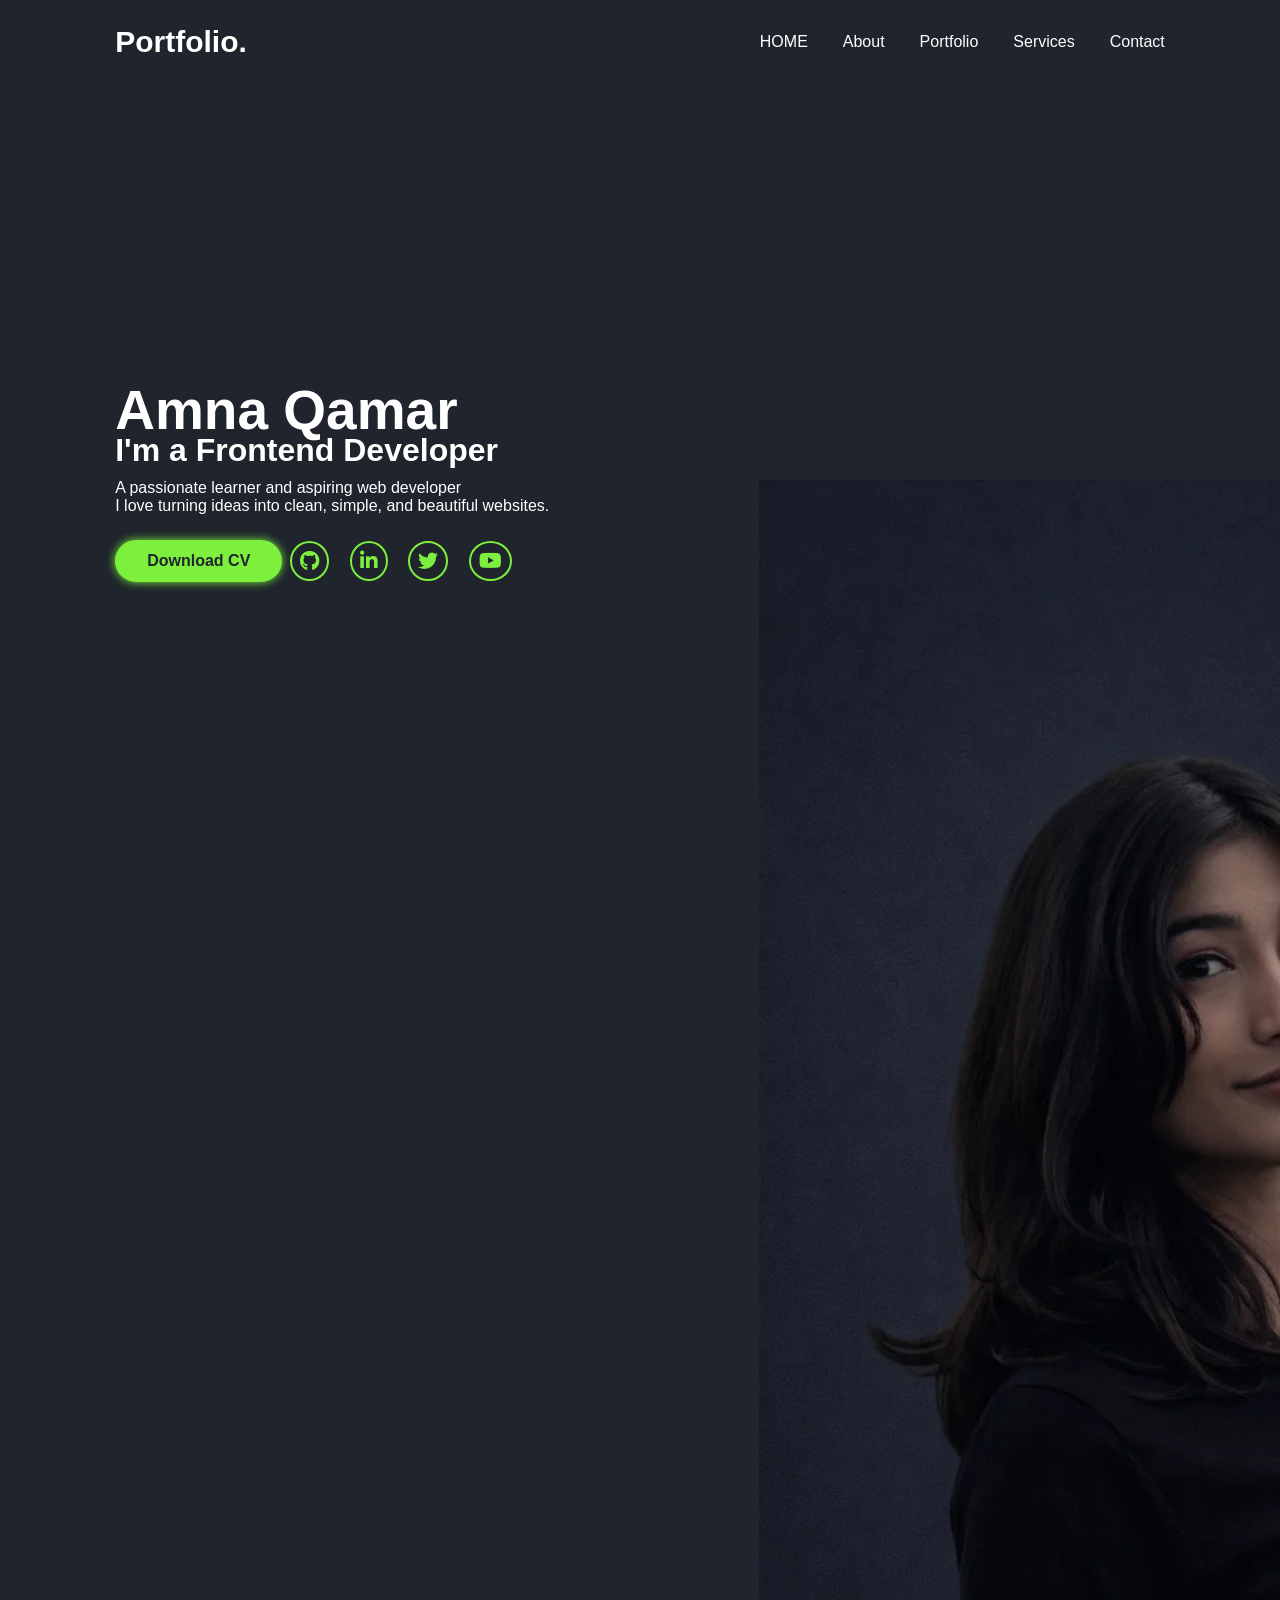
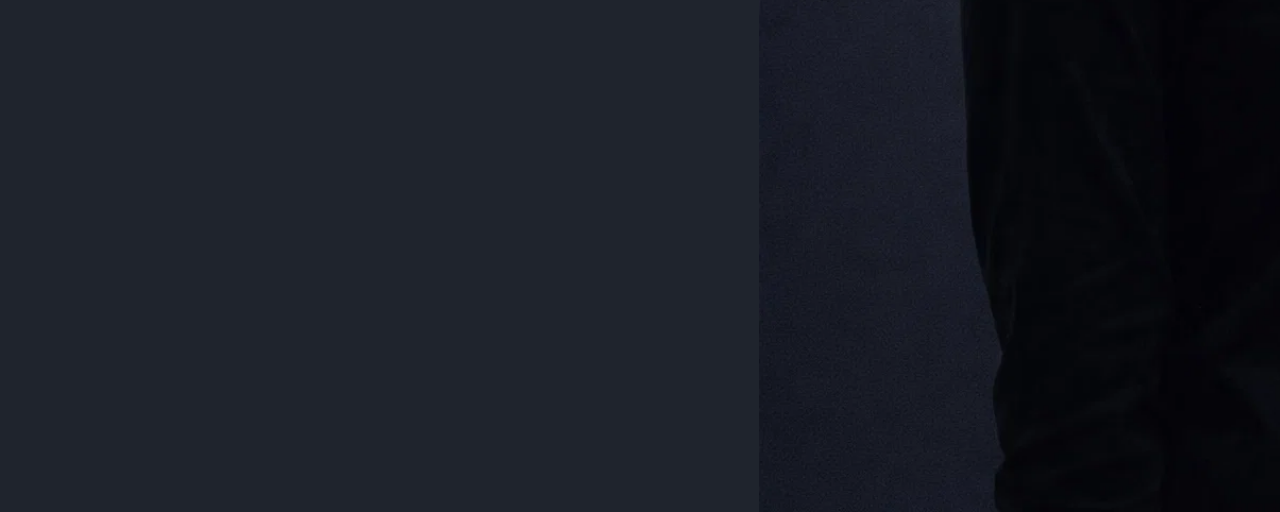
<file: Portfilo/index.html>
<!DOCTYPE html>
<html lang="en">

<head>
  <meta charset="UTF-8">
  <meta name="viewport" content="width=device-width, initial-scale=1.0">
  <link rel="stylesheet" href="style.css">
  <title>Document</title>
  <link rel="stylesheet" href="https://cdnjs.cloudflare.com/ajax/libs/font-awesome/6.5.1/css/all.min.css">

</head>

<body>
  <nav class="navebar">
    <a href="#" class="logo">Portfolio.</a>
    <ul>
      <li> HOME</li>
      <li>About</li>
      <li>Portfolio</li>
      <li>Services</li>
      <li>Contact</li>
    </ul>
  </nav>
  <div class="bars-animation">
    <div class="bar"></div>
    <div class="bar"></div>
    <div class="bar"></div>
    <div class="bar"></div>
    <div class="bar"></div>
    <div class="bar"></div>

  </div>
  <section class="Home">
    <div class="Home-info">
      <h1>Amna Qamar</h1>
      <h2>I'm a Frontend Developer</h2>
      <p>

        A passionate learner and aspiring web developer <br>
        I love turning ideas into clean, simple, and beautiful websites.
        <!-- Lorem ipsum dolor sit amet, consectetur adipisicing elit. Voluptatibus aperiam sit iure laborum dolorem incidunt consectetur nulla, error minima repellendus, iusto culpa. Minus harum ipsam ea magni, excepturi incidunt aliquam? -->
      </p>
      <div class="btn-sci">
        <a href="#" class="btn">Download CV</a>
        <div class="sci">
          <a href="" class="icon"><i class="fa-brands fa-github"></i></a>
          <a href="" class="icon"><i class="fa-brands fa-linkedin-in"></i></a>
          <a href="" class="icon"> <i class="fa-brands fa-twitter"></i></a>
          <a href="" class="icon"><i class="fa-brands fa-youtube"></i></a>

        </div>
      </div>
    </div>
    <!-- PICTURE SECTION -->
    <div class="home-img">
      <div class="img-box">
        <div class="img-item">
          <img src="./tester.webp" alt="">
        </div>
      </div>
    </div>

  </section>

</body>

</html>
</file>
<file: Portfilo/style.css>
* {
    margin: 0;
    padding: 0;
    box-sizing: border-box;
    font-family: 'Poppins', sans-serif;
}


a {
    color: #fff;
    text-decoration: none;
}
body{
    background: #1f242d;
    /* color: #fff; */

}
.navebar {
    position: fixed;
    left: 0;
    top: 0;
    width: 100%;
    padding: 25px 9%;
    display: flex;
    justify-content: space-between;
    align-items: center;
    z-index: 100;

}


.logo {
    font-size: 30px;
    font-weight: 700;
}

.navebar ul {
    display: flex;

}

.navebar ul li {
    list-style: none;
    margin-left: 35px;
    color: #fff;
    /* line-height: 100px; */

}

.navebar ul li a {
    font-size: 20px;
    font-weight: 500;
    transition: .5s;
}

.navebar ul li:hover,
.navebar.active {
    color: #7cf03d;
}

.Home {
    display: flex;
    align-items: center;
    height: 100vh;
    padding: 60px 9% 0;
    gap: 200px;
    color: #fff;
    /* line-height: 30px; */
}

.Home-info h1 {
    font-size: 55px;
}

.Home-info h2 {
    font-size: 32px;
    margin-top: -10px;
}

.Home-info p {
    font-size: 16px;
    margin: 10px 0 25px;
}

.btn-sci {
    display: flex;
    align-items: center;

}

.btn {
    display: inline-block;
    padding: 10px 30px;
    background: #7cf03d;
    border: 2px solid #7cf03d;
    border-radius: 40px;
    box-shadow: 0 0 10px #7cf03d;
    font-size: 16px;
    color: #1f242d;
    font-weight: 600;
}

.btn:hover {
    background: transparent;
    color: #7cf03d;
    box-shadow: none;
}

.home-info .btn-sci .sci {
    margin-left: 20px;
}

.icon {
    display: inline-flex;
    padding: 8px;
    border: 2px solid #7cf03d;
    border-radius: 50%;
    font-size: 20px;
    color: #7cf03d;
    margin: 0 8px;
    transition: .5s;
}

.icon :hover {
    background: #7cf03d;
    color: #1f242d;
    box-shadow: 0 0 10px #7cf03
    position: relative;
    width: 100%;
    height: 100%;
    /* background: slateblue; */
        background: #1f242d;
    border-radius: 50%;
    justify-content: center;
    overflow: hidden;
}

.home-img .img-box .img-item img {
    position: absolute;
    margin-left: 10px;

    display: block;
    width: 85%;
    object-fit: cover;
}

.bars-animation {
    position: absolute;
    width: 100%;
    height: 100%;
    display: flex;
    z-index: -1;
}

.bars-animation .bar {
    width: 100%;
    height: 100%;
    background: #1f242d;
    border: 2px solid red;
    transform: translateY(-100%);
    animation: show-bars .5s ease-in-out forward;
}

@keyframes show-bars {
    100% {
        transform: translateY(0%);
    }
}
</file>
